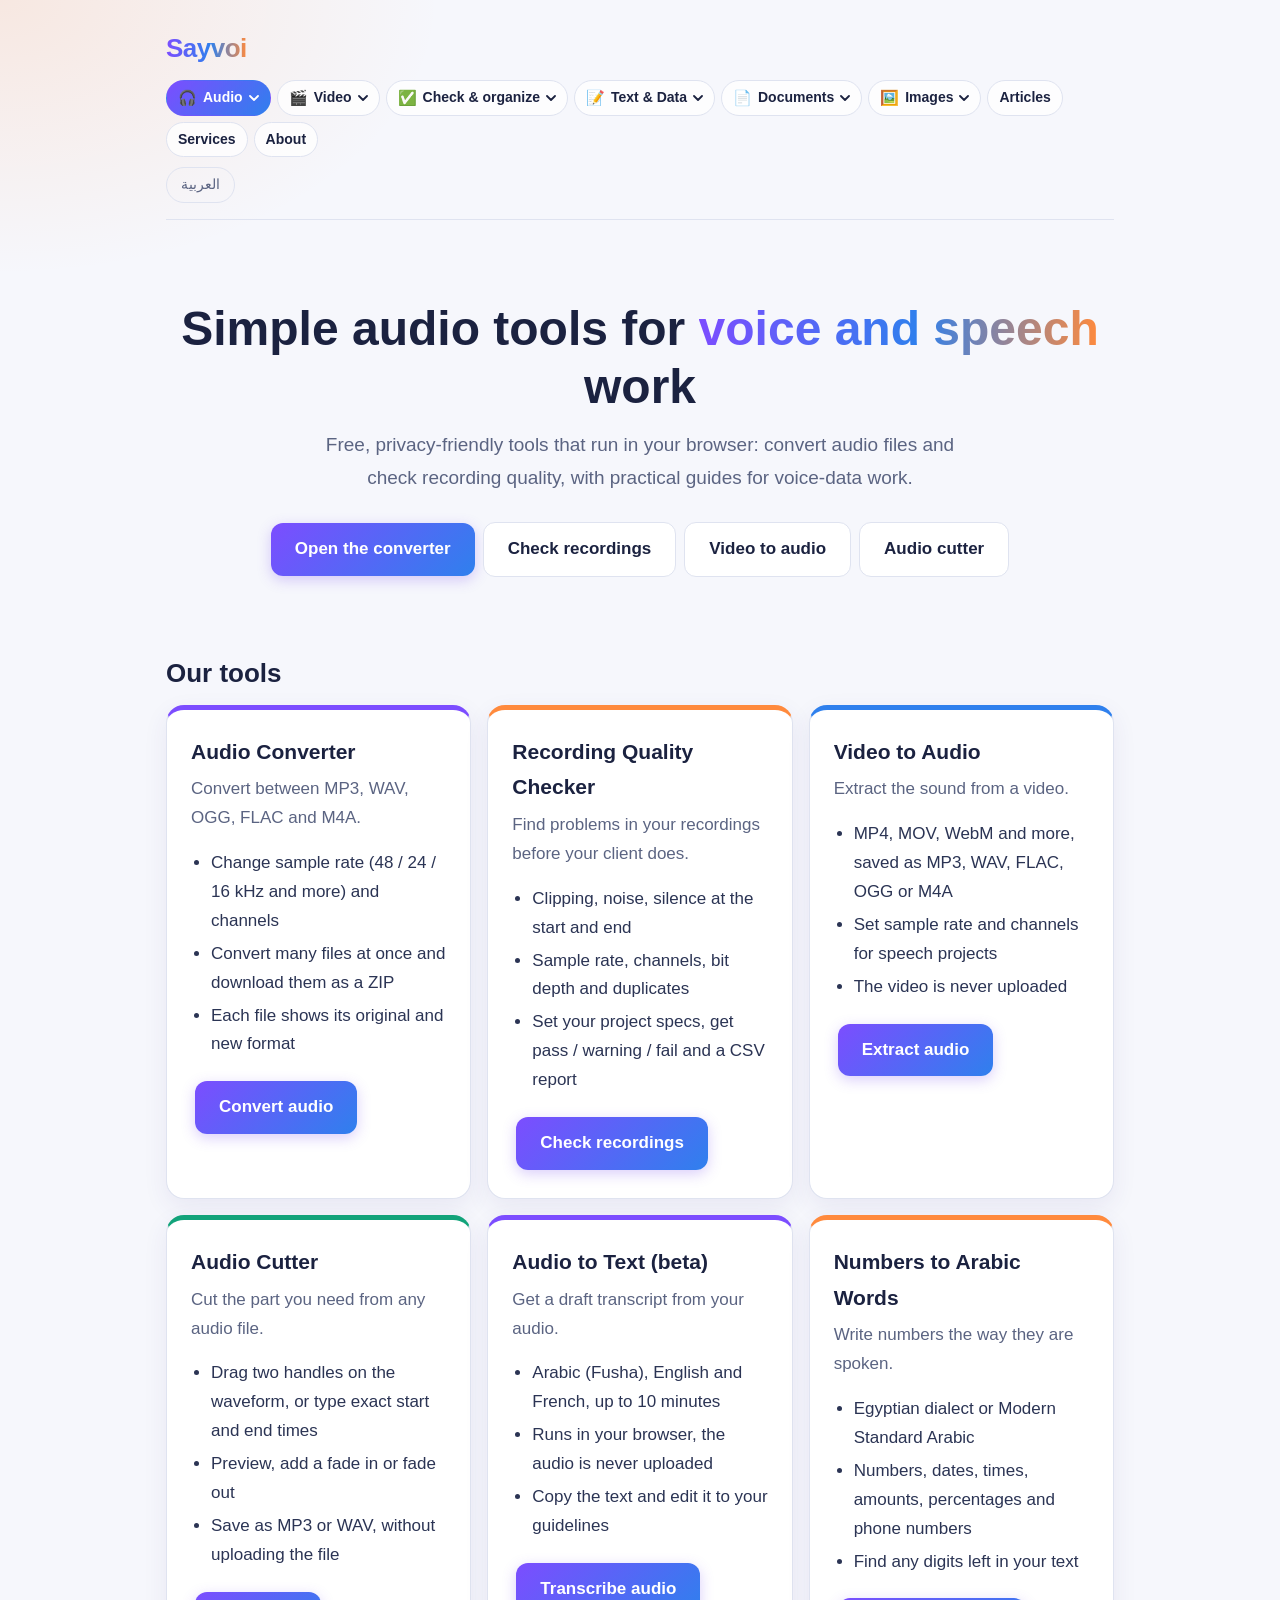
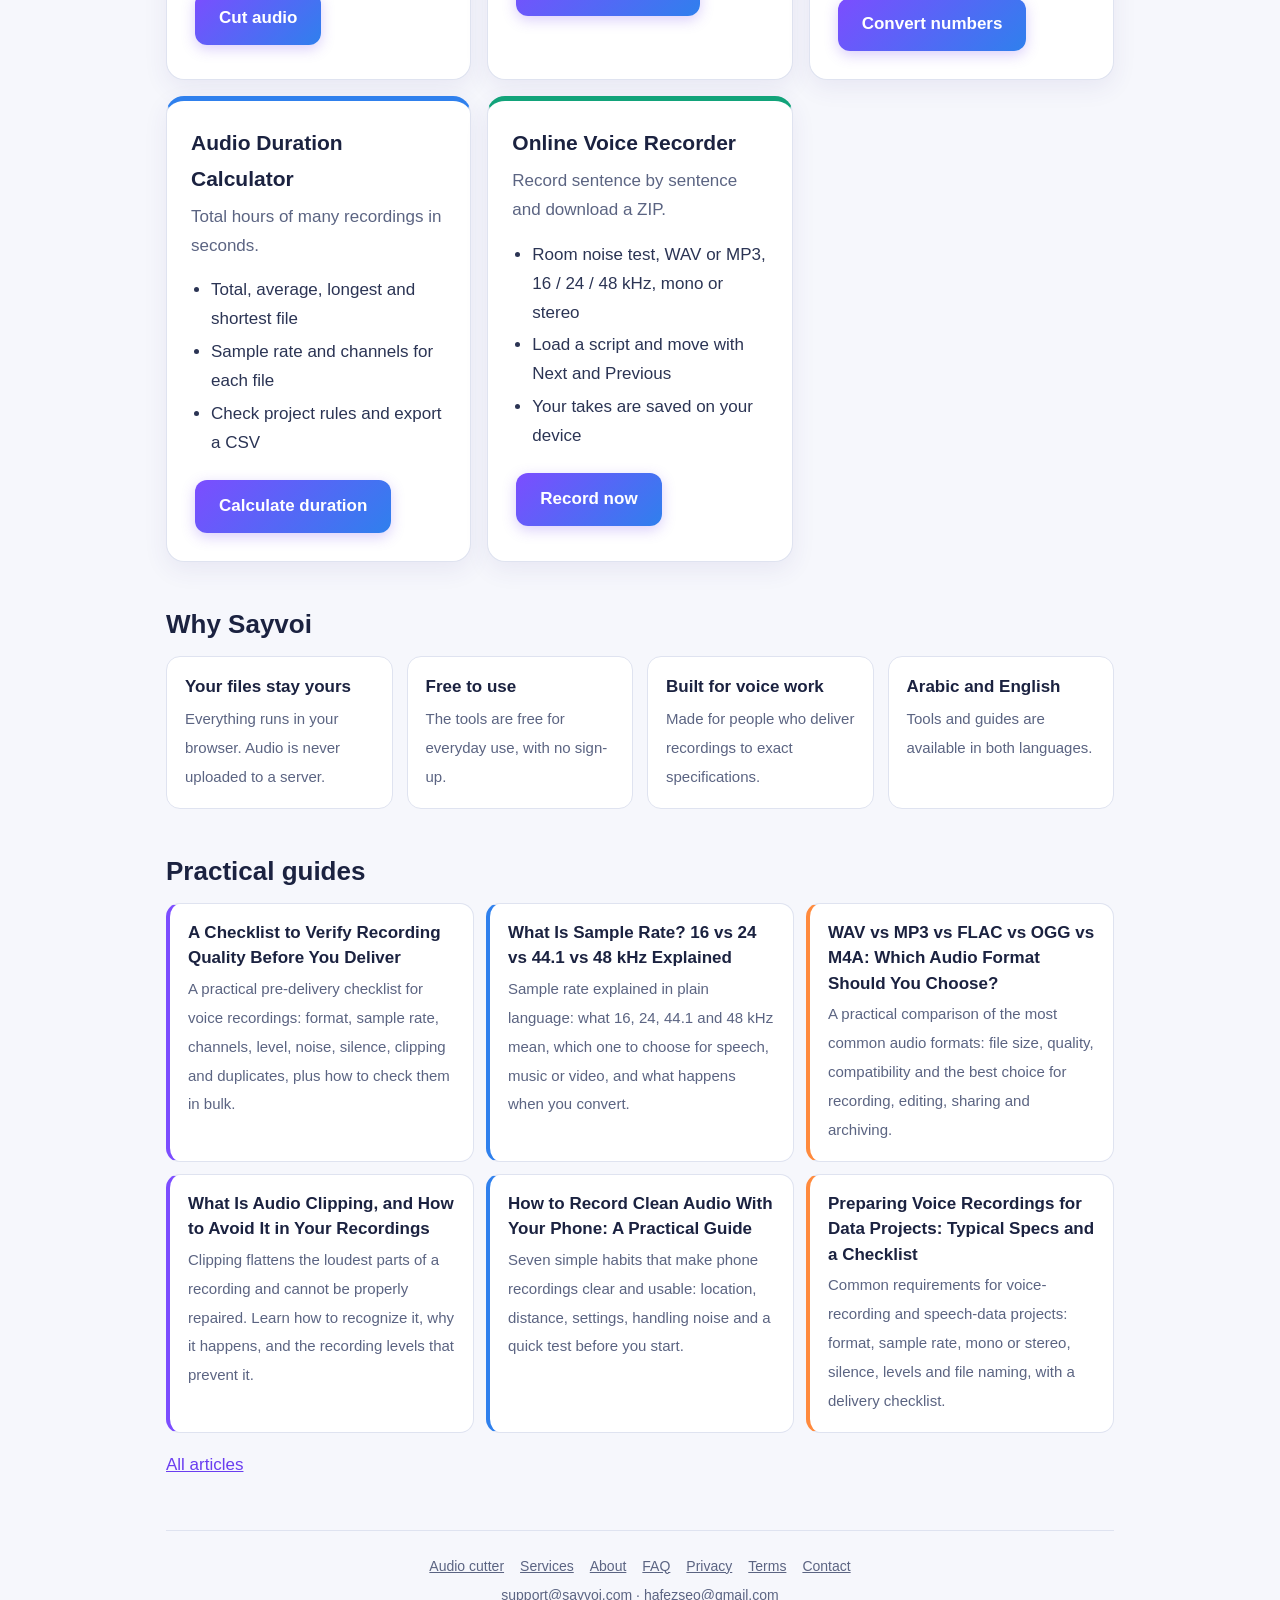
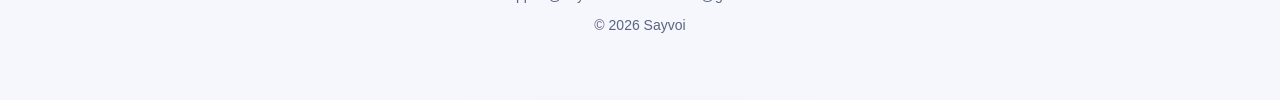
<file: index.html>
<!doctype html>
<html lang="en" dir="ltr">
<head>
<meta charset="utf-8">
<meta name="viewport" content="width=device-width, initial-scale=1">
<title>Sayvoi | Free Audio Tools for Voice and Speech Work</title>
<meta name="description" content="Sayvoi builds free, privacy-friendly audio tools that run in your browser: an audio converter, a recording quality checker, a video-to-audio extractor, an audio cutter, speech to text, numbers to Arabic words, an audio duration calculator and a voice recorder, with practical guides for voice-data work.">
<link rel="canonical" href="https://sayvoi.com/">
<meta property="og:type" content="website">
<meta property="og:site_name" content="Sayvoi">
<meta property="og:title" content="Sayvoi | Free Audio Tools for Voice and Speech Work">
<meta property="og:description" content="Free audio converter and recording quality checker. Your files never leave your device.">
<meta property="og:url" content="https://sayvoi.com/">
<meta property="og:image" content="https://sayvoi.com/og.png">
<meta name="twitter:card" content="summary_large_image">
<link rel="icon" href="data:image/svg+xml,%3Csvg xmlns=%27http://www.w3.org/2000/svg%27 viewBox=%270 0 64 64%27%3E%3Cdefs%3E%3ClinearGradient id=%27g%27 x1=%270%27 y1=%270%27 x2=%271%27 y2=%271%27%3E%3Cstop offset=%270%27 stop-color=%27%237c4dff%27/%3E%3Cstop offset=%271%27 stop-color=%27%23ff8a3d%27/%3E%3C/linearGradient%3E%3C/defs%3E%3Crect width=%2764%27 height=%2764%27 rx=%2716%27 fill=%27url(%23g)%27/%3E%3Ctext x=%2732%27 y=%2745%27 font-size=%2742%27 font-family=%27Arial%27 font-weight=%27900%27 fill=%27white%27 text-anchor=%27middle%27%3ES%3C/text%3E%3C/svg%3E">
<script type="application/ld+json">{"@context": "https://schema.org", "@graph": [{"@type": "Organization", "name": "Sayvoi", "url": "https://sayvoi.com/", "logo": "https://sayvoi.com/og.png", "email": "support@sayvoi.com"}, {"@type": "WebSite", "name": "Sayvoi", "url": "https://sayvoi.com/"}]}</script>
<style>
:root{--bg:#f6f7fc;--card:#fff;--ink:#1b2240;--muted:#5b6482;--accent:#6a3df0;--line:#dfe3f0;--grad:linear-gradient(135deg,#7c4dff,#2f80ed);--wm:linear-gradient(90deg,#7c4dff,#2f80ed 55%,#ff8a3d)}
*{box-sizing:border-box}
[hidden]{display:none!important}
body{margin:0;background:radial-gradient(900px 500px at 90% -10%,rgba(124,77,255,.16),transparent 60%),radial-gradient(800px 500px at 0% 0%,rgba(255,138,61,.14),transparent 55%),radial-gradient(900px 600px at 50% 110%,rgba(47,128,237,.12),transparent 60%),var(--bg);
 color:var(--ink);font-family:"Segoe UI",Roboto,Tahoma,"Noto Naskh Arabic",Arial,sans-serif;line-height:1.7;font-size:17px}
html[lang="ar"] body{line-height:1.9}
.wrap{max-width:980px;margin:0 auto;padding:20px 16px 56px}
a{color:var(--accent)}
nav.top{display:flex;gap:18px;align-items:center;flex-wrap:wrap;padding:6px 0 14px;border-bottom:1px solid var(--line)}
.brand{font-weight:900;font-size:26px;letter-spacing:-.5px;text-decoration:none;margin-inline-end:auto;background:var(--wm);-webkit-background-clip:text;background-clip:text;color:transparent;-webkit-text-fill-color:transparent;font-family:"Segoe UI",Roboto,Arial,sans-serif}
nav.top a.nl{text-decoration:none;color:var(--muted);font-size:15px}
nav.top a.nl:hover{color:var(--accent)}
.lang{background:transparent;color:var(--muted);border:1px solid var(--line);border-radius:999px;padding:5px 14px;cursor:pointer;font:inherit;font-size:14px}
.hero{text-align:center;padding:54px 0 30px}
h1{font-size:clamp(30px,6vw,48px);line-height:1.2;margin:0 0 14px}
h1 .g{background:var(--wm);-webkit-background-clip:text;background-clip:text;color:transparent;-webkit-text-fill-color:transparent}
.sub{color:var(--muted);max-width:640px;margin:0 auto 24px;font-size:19px}
.btn{display:inline-block;text-decoration:none;font-weight:700;border-radius:12px;padding:12px 24px;background:var(--grad);color:#fff;box-shadow:0 4px 14px rgba(106,61,240,.25);margin:4px}
.btn.sec{background:#fff;color:var(--ink);border:1px solid var(--line);box-shadow:none}
h2{font-size:26px;margin:46px 0 14px;line-height:1.3}
.grid{display:grid;grid-template-columns:repeat(auto-fit,minmax(260px,1fr));gap:16px}
.tool{background:#fff;border:1px solid var(--line);border-radius:18px;padding:24px;box-shadow:0 8px 24px rgba(60,50,140,.08)}
.tool h3{margin:0 0 6px;font-size:21px}
.tool p{color:var(--muted);margin:0 0 16px}
.tool ul{margin:0 0 18px;padding-inline-start:20px;color:#2b3454}
.tool li{margin:4px 0}
.t1{border-top:5px solid #7c4dff}.t2{border-top:5px solid #ff8a3d}.t3{border-top:5px solid #2f80ed}.t4{border-top:5px solid #12a37a}.t5{border-top:5px solid #7c4dff}.t6{border-top:5px solid #ff8a3d}.t7{border-top:5px solid #2f80ed}.t8{border-top:5px solid #12a37a}
.why{display:grid;grid-template-columns:repeat(auto-fit,minmax(210px,1fr));gap:14px}
.why div{background:#fff;border:1px solid var(--line);border-radius:14px;padding:16px 18px}
.why b{display:block;margin-bottom:4px}
.why span{color:var(--muted);font-size:15px}
.cards{display:grid;gap:12px;grid-template-columns:repeat(auto-fit,minmax(290px,1fr))}
.card{display:block;padding:16px 18px;background:#fff;border:1px solid var(--line);border-radius:14px;text-decoration:none;color:var(--ink);border-inline-start:4px solid #7c4dff}
.card:nth-child(3n+2){border-inline-start-color:#2f80ed}.card:nth-child(3n){border-inline-start-color:#ff8a3d}
.card:hover{box-shadow:0 6px 18px rgba(60,50,140,.12)}
.card b{display:block;margin-bottom:4px;line-height:1.5}
.card span{color:var(--muted);font-size:15px;line-height:1.6}
footer{margin-top:50px;padding-top:18px;border-top:1px solid var(--line);color:var(--muted);font-size:14px;text-align:center}
footer a{color:var(--muted);margin:0 8px}
footer p{margin:6px 0}
/* nav v2 */
nav.top,.top{gap:8px 8px;padding:4px 0 16px}
nav.top .brand,.top .brand{order:0;font-size:26px;margin-inline-end:auto}
nav.top .lang,.top .lang{order:1}
nav.top::before,.top::before{content:"";order:2;flex-basis:100%;height:0}
nav.top a:not(.brand),.top a.nl{order:2;font-size:14px;line-height:1.4;padding:5px 13px;border:1px solid var(--line);border-radius:99px;background:rgba(255,255,255,.7);color:var(--ink);white-space:nowrap;transition:background .15s,border-color .15s,color .15s}
nav.top a:not(.brand):hover,.top a.nl:hover{border-color:var(--accent);color:var(--accent);background:#fff}
nav.top a.on,.top a.nl.on{background:var(--grad);color:#fff;border-color:transparent;font-weight:700;padding:5px 14px}
nav.top a.on:hover,.top a.nl.on:hover{color:#fff}
@media (max-width:520px){nav.top a:not(.brand),.top a.nl{font-size:13px;padding:4px 11px}}
/* /nav v2 */
</style>
<link rel="stylesheet" href="/assets/nav.css?v=1">
<script src="/assets/nav.js?v=1" defer></script>
</head>
<body>
<div class="wrap">
<nav class="top"><a class="brand" href="/">Sayvoi</a>
<a class="nl" href="https://convert.sayvoi.com/" data-t="n1"></a><a class="nl" href="https://convert.sayvoi.com/check/" data-t="n2"></a><a class="nl" href="https://convert.sayvoi.com/video-to-audio/" data-t="n5"></a><a class="nl" href="https://convert.sayvoi.com/audio-cutter/" data-t="n7"></a><a class="nl" href="https://convert.sayvoi.com/speech-to-text/" data-t="n8"></a><a class="nl" href="https://convert.sayvoi.com/numbers-to-words/" data-t="n9"></a><a class="nl" href="https://convert.sayvoi.com/audio-duration/" data-t="n10"></a><a class="nl" href="https://convert.sayvoi.com/sentence-splitter/" data-t="n12"></a><a class="nl" href="https://convert.sayvoi.com/audio-renamer/" data-t="n13"></a><a class="nl" href="https://convert.sayvoi.com/audio-cleaner/" data-t="n14"></a><a class="nl" href="https://convert.sayvoi.com/audio-speed/" data-t="n15"></a><a class="nl" href="https://convert.sayvoi.com/voice-recorder/" data-t="n11"></a><a class="nl" href="/services/" data-t="n6"></a><a class="nl" href="https://convert.sayvoi.com/articles/" data-t="n3"></a><a class="nl" href="https://convert.sayvoi.com/about.html" data-t="n4"></a>
<button class="lang" id="langBtn" type="button">العربية</button></nav>

<section class="hero">
<h1 data-h="h1"></h1>
<p class="sub" data-t="sub"></p>
<a class="btn" href="https://convert.sayvoi.com/" data-t="b1"></a><a class="btn sec" href="https://convert.sayvoi.com/check/" data-t="b2"></a><a class="btn sec" href="https://convert.sayvoi.com/video-to-audio/" data-t="b3"></a><a class="btn sec" href="https://convert.sayvoi.com/audio-cutter/" data-t="b4"></a>
</section>

<h2 data-t="toolsH"></h2>
<div class="grid">
<div class="tool t1"><h3 data-t="c1t"></h3><p data-t="c1p"></p><ul data-ul="c1l"></ul><a class="btn" href="https://convert.sayvoi.com/" data-t="c1b"></a></div>
<div class="tool t2"><h3 data-t="c2t"></h3><p data-t="c2p"></p><ul data-ul="c2l"></ul><a class="btn" href="https://convert.sayvoi.com/check/" data-t="c2b"></a></div>
<div class="tool t3"><h3 data-t="c3t"></h3><p data-t="c3p"></p><ul data-ul="c3l"></ul><a class="btn" href="https://convert.sayvoi.com/video-to-audio/" data-t="c3b"></a></div>
<div class="tool t4"><h3 data-t="c4t"></h3><p data-t="c4p"></p><ul data-ul="c4l"></ul><a class="btn" href="https://convert.sayvoi.com/audio-cutter/" data-t="c4b"></a></div>
<div class="tool t5"><h3 data-t="c5t"></h3><p data-t="c5p"></p><ul data-ul="c5l"></ul><a class="btn" href="https://convert.sayvoi.com/speech-to-text/" data-t="c5b"></a></div>
<div class="tool t6"><h3 data-t="c6t"></h3><p data-t="c6p"></p><ul data-ul="c6l"></ul><a class="btn" href="https://convert.sayvoi.com/numbers-to-words/" data-t="c6b"></a></div>
<div class="tool t7"><h3 data-t="c7t"></h3><p data-t="c7p"></p><ul data-ul="c7l"></ul><a class="btn" href="https://convert.sayvoi.com/audio-duration/" data-t="c7b"></a></div>
<div class="tool t8"><h3 data-t="c8t"></h3><p data-t="c8p"></p><ul data-ul="c8l"></ul><a class="btn" href="https://convert.sayvoi.com/voice-recorder/" data-t="c8b"></a></div>
</div>

<h2 data-t="whyH"></h2>
<div class="why">
<div><b data-t="w1t"></b><span data-t="w1p"></span></div>
<div><b data-t="w2t"></b><span data-t="w2p"></span></div>
<div><b data-t="w3t"></b><span data-t="w3p"></span></div>
<div><b data-t="w4t"></b><span data-t="w4p"></span></div>
</div>

<h2 data-t="guidesH"></h2>
<div class="cards" data-lang="en"><a class="card" href="https://convert.sayvoi.com/articles/en/check-recording-quality-before-delivery.html"><b>A Checklist to Verify Recording Quality Before You Deliver</b><span>A practical pre-delivery checklist for voice recordings: format, sample rate, channels, level, noise, silence, clipping and duplicates, plus how to check them in bulk.</span></a><a class="card" href="https://convert.sayvoi.com/articles/en/sample-rate-16-24-48-khz.html"><b>What Is Sample Rate? 16 vs 24 vs 44.1 vs 48 kHz Explained</b><span>Sample rate explained in plain language: what 16, 24, 44.1 and 48 kHz mean, which one to choose for speech, music or video, and what happens when you convert.</span></a><a class="card" href="https://convert.sayvoi.com/articles/en/wav-vs-mp3-vs-flac.html"><b>WAV vs MP3 vs FLAC vs OGG vs M4A: Which Audio Format Should You Choose?</b><span>A practical comparison of the most common audio formats: file size, quality, compatibility and the best choice for recording, editing, sharing and archiving.</span></a><a class="card" href="https://convert.sayvoi.com/articles/en/audio-clipping-distortion.html"><b>What Is Audio Clipping, and How to Avoid It in Your Recordings</b><span>Clipping flattens the loudest parts of a recording and cannot be properly repaired. Learn how to recognize it, why it happens, and the recording levels that prevent it.</span></a><a class="card" href="https://convert.sayvoi.com/articles/en/record-clean-audio-phone.html"><b>How to Record Clean Audio With Your Phone: A Practical Guide</b><span>Seven simple habits that make phone recordings clear and usable: location, distance, settings, handling noise and a quick test before you start.</span></a><a class="card" href="https://convert.sayvoi.com/articles/en/voice-data-recording-specs.html"><b>Preparing Voice Recordings for Data Projects: Typical Specs and a Checklist</b><span>Common requirements for voice-recording and speech-data projects: format, sample rate, mono or stereo, silence, levels and file naming, with a delivery checklist.</span></a></div>
<div class="cards" data-lang="ar" hidden dir="rtl"><a class="card" href="https://convert.sayvoi.com/articles/ar/check-recording-quality-before-delivery.html"><b>قائمة تحقق من جودة التسجيلات الصوتية قبل التسليم</b><span>قائمة عملية قبل تسليم التسجيلات الصوتية: الصيغة ومعدل العينة والقنوات والمستوى والضوضاء والصمت والتشويه والتكرار، وكيف تفحصها بالجملة.</span></a><a class="card" href="https://convert.sayvoi.com/articles/ar/sample-rate-16-24-48-khz.html"><b>ما هو معدل العينة؟ شرح 16 و24 و44.1 و48 كيلوهرتز</b><span>شرح معدل العينة بلغة بسيطة: ماذا تعني 16 و24 و44.1 و48 كيلوهرتز، وأيها تختار للكلام أو الموسيقى أو الفيديو، وماذا يحدث عند التحويل.</span></a><a class="card" href="https://convert.sayvoi.com/articles/ar/wav-vs-mp3-vs-flac.html"><b>WAV أم MP3 أم FLAC أم OGG أم M4A: أي صيغة صوتية تختار؟</b><span>مقارنة عملية بين أشهر الصيغ الصوتية: الحجم والجودة والتوافق، وأفضل اختيار للتسجيل والمونتاج والمشاركة والأرشفة.</span></a><a class="card" href="https://convert.sayvoi.com/articles/ar/audio-clipping-distortion.html"><b>ما هو التشويه (Clipping) في الصوت وكيف تتجنبه في تسجيلاتك</b><span>التشويه يسطّح أعلى أجزاء التسجيل ولا يمكن إصلاحه فعليًا. تعرّف على علاماته وأسبابه ومستويات التسجيل التي تمنعه.</span></a><a class="card" href="https://convert.sayvoi.com/articles/ar/record-clean-audio-phone.html"><b>كيف تسجّل صوتًا نظيفًا بهاتفك: دليل عملي</b><span>سبع عادات بسيطة تجعل تسجيلات الهاتف واضحة وصالحة للاستعمال: المكان والمسافة والإعدادات والضوضاء وتجربة قصيرة قبل البدء.</span></a><a class="card" href="https://convert.sayvoi.com/articles/ar/voice-data-recording-specs.html"><b>تجهيز التسجيلات الصوتية لمشاريع البيانات: المواصفات المعتادة وقائمة تحقق</b><span>المتطلبات الشائعة لمشاريع تسجيل الصوت وبيانات الكلام: الصيغة ومعدل العينة ومونو أو ستيريو والصمت والمستويات وتسمية الملفات، مع قائمة تحقق قبل التسليم.</span></a></div>
<p style="margin-top:18px"><a href="https://convert.sayvoi.com/articles/" data-t="all"></a></p>

<footer>
<p><a href="https://convert.sayvoi.com/audio-cutter/" data-t="n7"></a><a href="/services/" data-t="n6"></a><a href="https://convert.sayvoi.com/about.html" data-t="n4"></a><a href="https://convert.sayvoi.com/faq.html" data-t="f1"></a><a href="https://convert.sayvoi.com/privacy.html" data-t="f2"></a><a href="https://convert.sayvoi.com/terms.html" data-t="f3"></a><a href="https://convert.sayvoi.com/contact.html" data-t="f4"></a></p>
<p>support@sayvoi.com · hafezseo@gmail.com</p>
<p>© 2026 Sayvoi</p>
</footer>
</div>
<script>
(function(){
  var T = {
    en: {
      n1:"Converter", n2:"Quality checker", n3:"Articles", n4:"About", n5:"Video to audio", n6:"Services", n7:"Audio cutter", f1:"FAQ", f2:"Privacy", f3:"Terms", f4:"Contact",
      sub:"Free, privacy-friendly tools that run in your browser: convert audio files and check recording quality, with practical guides for voice-data work.",
      b1:"Open the converter", b2:"Check recordings", b3:"Video to audio", b4:"Audio cutter",
      toolsH:"Our tools",
      c1t:"Audio Converter", c1p:"Convert between MP3, WAV, OGG, FLAC and M4A.", c1l:["Change sample rate (48 / 24 / 16 kHz and more) and channels","Convert many files at once and download them as a ZIP","Each file shows its original and new format"], c1b:"Convert audio",
      c2t:"Recording Quality Checker", c2p:"Find problems in your recordings before your client does.", c2l:["Clipping, noise, silence at the start and end","Sample rate, channels, bit depth and duplicates","Set your project specs, get pass / warning / fail and a CSV report"], c2b:"Check recordings",
      c3t:"Video to Audio", c3p:"Extract the sound from a video.", c3l:["MP4, MOV, WebM and more, saved as MP3, WAV, FLAC, OGG or M4A","Set sample rate and channels for speech projects","The video is never uploaded"], c3b:"Extract audio",
      c4t:"Audio Cutter", c4p:"Cut the part you need from any audio file.", c4l:["Drag two handles on the waveform, or type exact start and end times","Preview, add a fade in or fade out","Save as MP3 or WAV, without uploading the file"], c4b:"Cut audio",
      n8:"Speech to text", n9:"Numbers to words", n10:"Audio duration", n11:"Voice recorder", n12:"Sentence splitter", n13:"Batch renamer", n14:"Audio cleaner",n15:"Speed changer",
      c5t:"Audio to Text (beta)", c5p:"Get a draft transcript from your audio.", c5l:["Arabic (Fusha), English and French, up to 10 minutes","Runs in your browser, the audio is never uploaded","Copy the text and edit it to your guidelines"], c5b:"Transcribe audio",
      c6t:"Numbers to Arabic Words", c6p:"Write numbers the way they are spoken.", c6l:["Egyptian dialect or Modern Standard Arabic","Numbers, dates, times, amounts, percentages and phone numbers","Find any digits left in your text"], c6b:"Convert numbers",
      c7t:"Audio Duration Calculator", c7p:"Total hours of many recordings in seconds.", c7l:["Total, average, longest and shortest file","Sample rate and channels for each file","Check project rules and export a CSV"], c7b:"Calculate duration",
      c8t:"Online Voice Recorder", c8p:"Record sentence by sentence and download a ZIP.", c8l:["Room noise test, WAV or MP3, 16 / 24 / 48 kHz, mono or stereo","Load a script and move with Next and Previous","Your takes are saved on your device"], c8b:"Record now",
      whyH:"Why Sayvoi",
      w1t:"Your files stay yours", w1p:"Everything runs in your browser. Audio is never uploaded to a server.",
      w2t:"Free to use", w2p:"The tools are free for everyday use, with no sign-up.",
      w3t:"Built for voice work", w3p:"Made for people who deliver recordings to exact specifications.",
      w4t:"Arabic and English", w4p:"Tools and guides are available in both languages.",
      guidesH:"Practical guides", all:"All articles"
    },
    ar: {
      n1:"المحوّل", n2:"فاحص الجودة", n3:"المقالات", n4:"عن الموقع", n5:"فيديو إلى صوت", n6:"الخدمات", n7:"قص الصوت", f1:"الأسئلة الشائعة", f2:"الخصوصية", f3:"الشروط", f4:"اتصل بنا",
      sub:"أدوات مجانية تحترم الخصوصية وتعمل داخل متصفحك: حوّل الملفات الصوتية وافحص جودة التسجيلات، مع أدلة عملية للعاملين في بيانات الصوت.",
      b1:"افتح المحوّل", b2:"افحص التسجيلات", b3:"استخرج الصوت من فيديو", b4:"قص الصوت",
      toolsH:"أدواتنا",
      c1t:"محوّل الصوت", c1p:"حوّل بين MP3 وWAV وOGG وFLAC وM4A.", c1l:["غيّر معدل العينة (48 / 24 / 16 kHz وغيرها) والقنوات","حوّل عدة ملفات معًا ونزّلها في ملف ZIP","يعرض كل ملف صيغته الأصلية والجديدة"], c1b:"حوّل الصوت",
      c2t:"فاحص جودة التسجيلات", c2p:"اكتشف مشكلات تسجيلاتك قبل أن يكتشفها عميلك.", c2l:["التشويه والضوضاء والصمت في البداية والنهاية","معدل العينة والقنوات وعمق البت والتكرار","حدّد مواصفات مشروعك لتحصل على سليم / تنبيه / مرفوض وتقرير CSV"], c2b:"افحص التسجيلات",
      c3t:"الفيديو إلى صوت", c3p:"استخرج الصوت من فيديو.", c3l:["MP4 وMOV وWebM وغيرها، بصيغة MP3 أو WAV أو FLAC أو OGG أو M4A","اضبط معدل العينة والقنوات لمشاريع الكلام","لا يُرفع الفيديو أبدًا"], c3b:"استخرج الصوت",
      c4t:"قص الصوت", c4p:"اقطع الجزء الذي تحتاجه من أي ملف صوتي.", c4l:["اسحب مقبضين على شكل الموجة، أو اكتب وقتي البداية والنهاية بدقة","استمع للمقطع وأضف تلاشيًا في البداية أو النهاية","احفظه MP3 أو WAV دون رفع الملف"], c4b:"قص الصوت",
      n8:"الصوت إلى نص", n9:"الأرقام بالحروف", n10:"مدة الملفات", n11:"مسجّل الصوت", n12:"مقسّم الجمل", n13:"إعادة التسمية", n14:"منظّف الصوت",n15:"تغيير السرعة",
      c5t:"الصوت إلى نص (بيتا)", c5p:"احصل على مسودة تفريغ من صوتك.", c5l:["فصحى وإنجليزي وفرنسي، حتى 10 دقائق","يعمل داخل متصفحك ولا يُرفع الصوت أبدًا","انسخ النص وعدّله حسب إرشاداتك"], c5b:"فرّغ الصوت",
      c6t:"الأرقام بالحروف العربية", c6p:"اكتب الأرقام كما تُنطق.", c6l:["باللهجة المصرية أو الفصحى","الأرقام والتواريخ والأوقات والمبالغ والنسب وأرقام الهاتف","اكتشف أي أرقام بقيت في نصك"], c6b:"حوّل الأرقام",
      c7t:"حاسبة مدة الملفات الصوتية", c7p:"إجمالي ساعات عشرات التسجيلات في ثوانٍ.", c7l:["الإجمالي والمتوسط وأطول وأقصر ملف","معدل العينة والقنوات لكل ملف","افحص شروط المشروع وصدّر CSV"], c7b:"احسب المدة",
      c8t:"مسجّل الصوت أونلاين", c8p:"سجّل جملة بجملة ونزّل ملف ZIP.", c8l:["اختبار ضوضاء، WAV أو MP3، 16 / 24 / 48 kHz، مونو أو ستيريو","ارفع نصًا وتنقّل بزرّي التالي والسابق","تسجيلاتك محفوظة على جهازك"], c8b:"سجّل الآن",
      whyH:"لماذا Sayvoi",
      w1t:"ملفاتك تبقى لك", w1p:"كل شيء يعمل داخل متصفحك، ولا يُرفع الصوت إلى أي خادم.",
      w2t:"مجاني", w2p:"الأدوات مجانية للاستعمال اليومي دون تسجيل.",
      w3t:"مصمم للعمل الصوتي", w3p:"لمن يسلّمون تسجيلات وفق مواصفات دقيقة.",
      w4t:"عربي وإنجليزي", w4p:"الأدوات والمقالات متاحة باللغتين.",
      guidesH:"أدلة عملية", all:"كل المقالات"
    }
  };
  var H = { en:'Simple audio tools for <span class="g">voice and speech</span> work', ar:'أدوات صوتية بسيطة لـ<span class="g">العمل مع الصوت والكلام</span>' };
  var lang = "en"; try{ var v = localStorage.getItem("lang"); if (v === "ar" || v === "en") lang = v; }catch(e){}
  function apply(){
    var t = T[lang];
    document.documentElement.lang = lang; document.documentElement.dir = lang === "ar" ? "rtl" : "ltr";
    document.title = lang === "ar" ? "Sayvoi | أدوات صوتية مجانية للعمل مع الصوت والكلام" : "Sayvoi | Free Audio Tools for Voice and Speech Work";
    Array.prototype.forEach.call(document.querySelectorAll("[data-t]"), function(e){ e.textContent = t[e.getAttribute("data-t")]; });
    Array.prototype.forEach.call(document.querySelectorAll("[data-h]"), function(e){ e.innerHTML = H[lang]; });
    Array.prototype.forEach.call(document.querySelectorAll("[data-ul]"), function(e){ e.innerHTML = t[e.getAttribute("data-ul")].map(function(x){ return "<li>"+x+"</li>"; }).join(""); });
    Array.prototype.forEach.call(document.querySelectorAll("[data-lang]"), function(e){ e.hidden = e.getAttribute("data-lang") !== lang; });
    document.getElementById("langBtn").textContent = lang === "ar" ? "English" : "العربية";
  }
  document.getElementById("langBtn").addEventListener("click", function(){ lang = lang === "ar" ? "en" : "ar"; try{ localStorage.setItem("lang", lang); }catch(e){} apply(); });
  apply();
})();
</script>
</body>
</html>
</file>
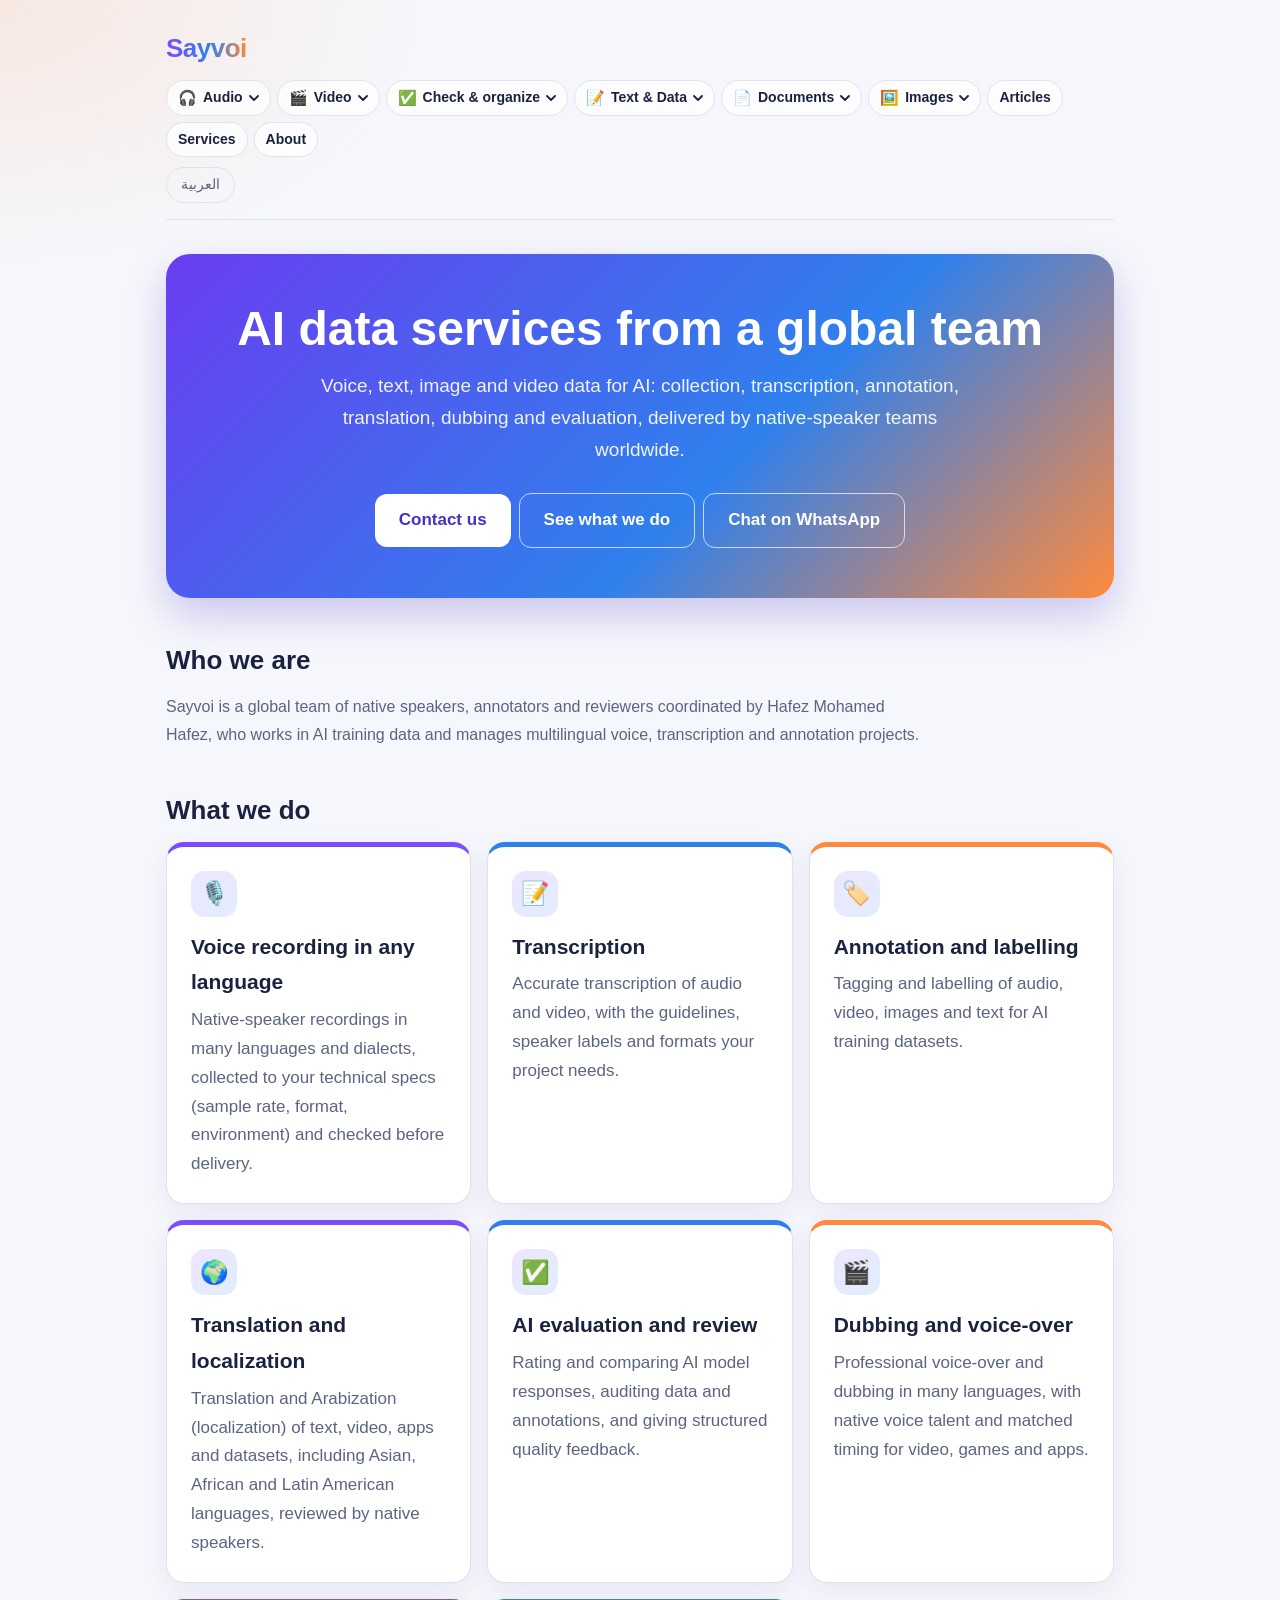
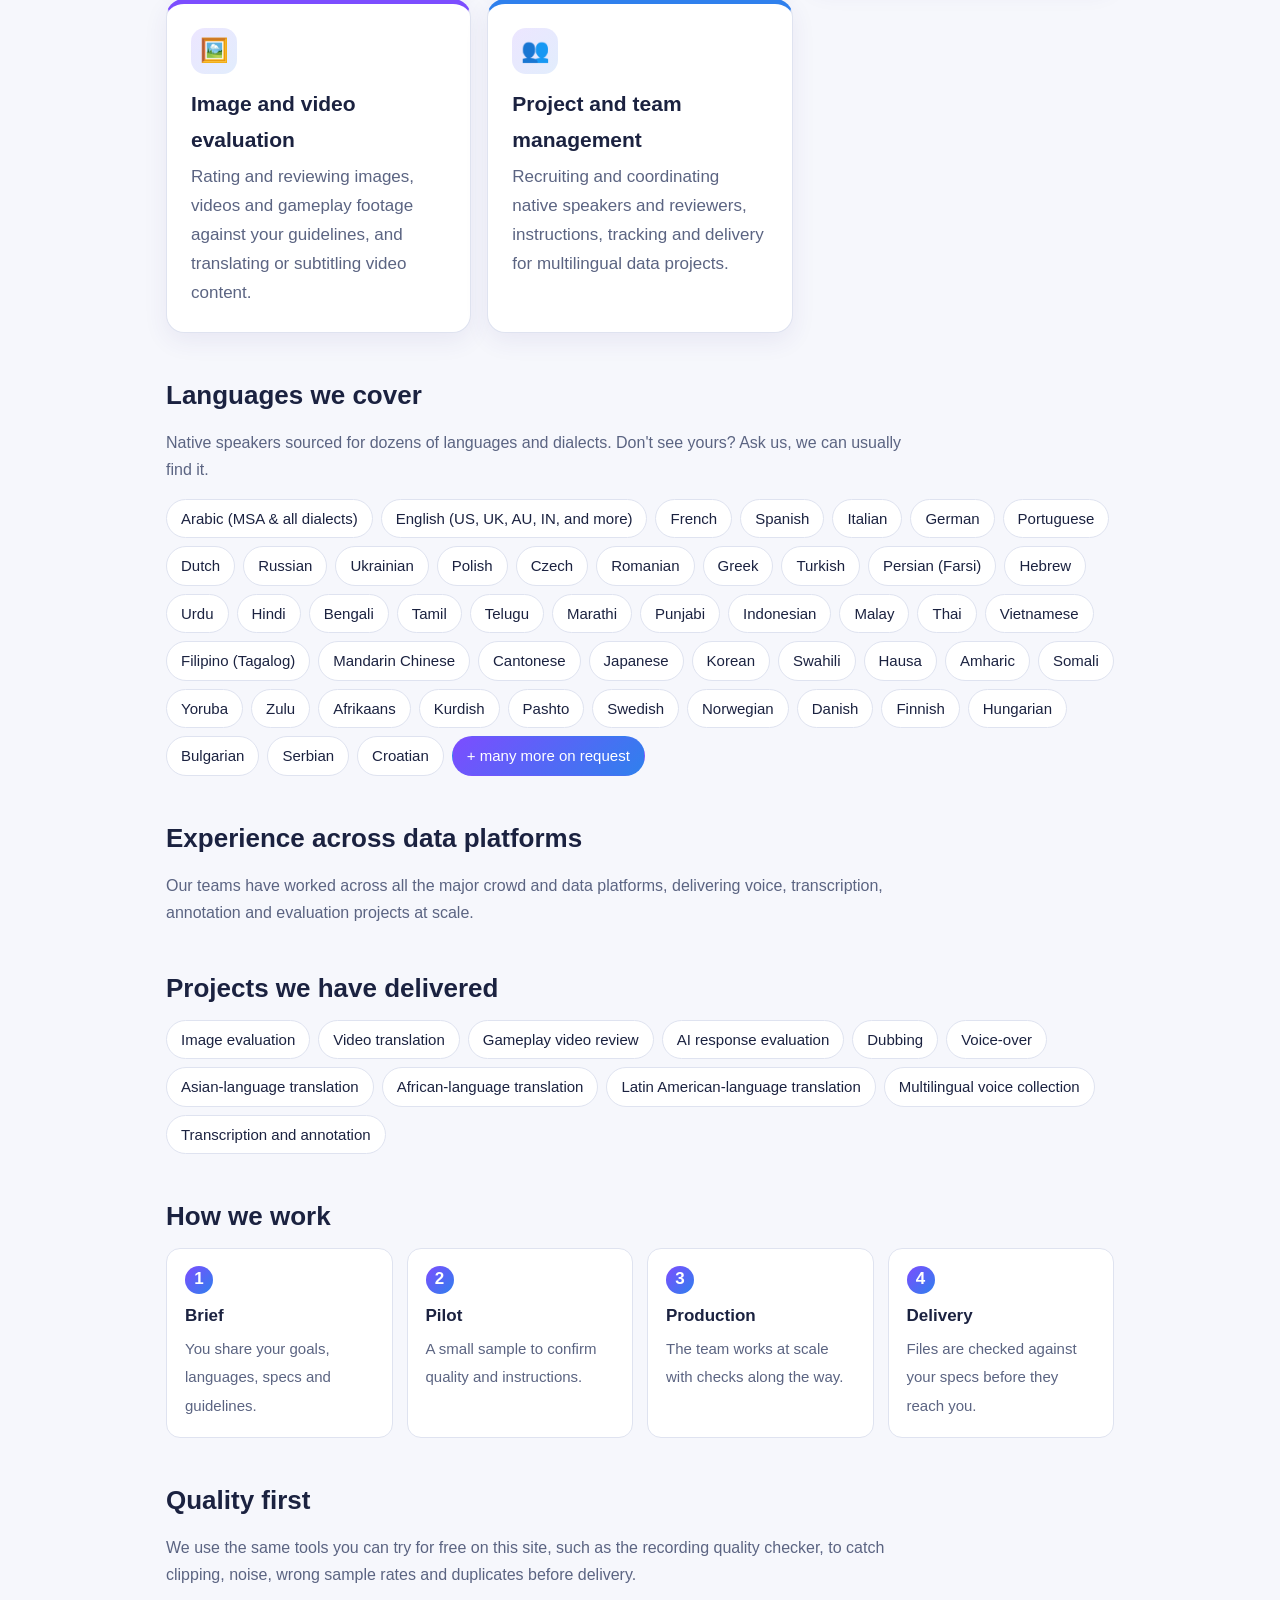
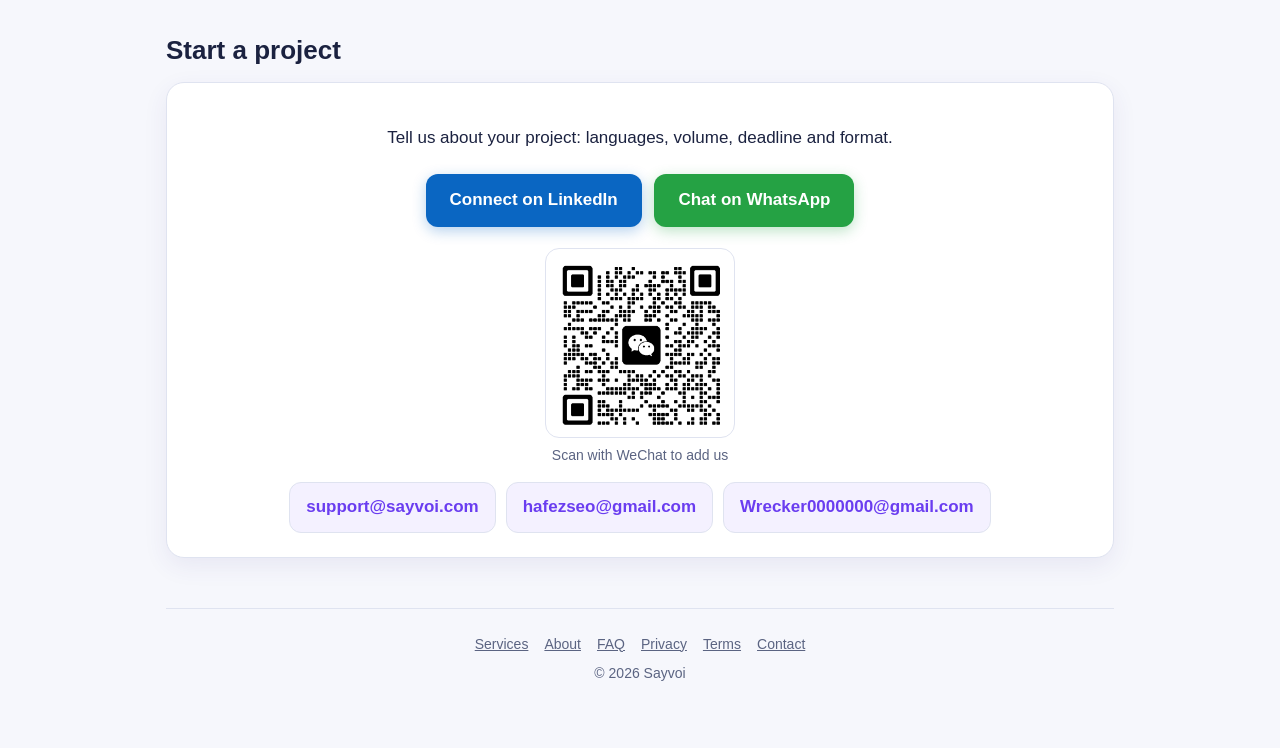
<file: services/index.html>
<!doctype html>
<html lang="en" dir="ltr">
<head>
<meta charset="utf-8">
<meta name="viewport" content="width=device-width, initial-scale=1">
<title>AI Data Services | Sayvoi</title>
<meta name="description" content="A global team for AI data work: multilingual voice recording, transcription, annotation, translation and localization, and AI evaluation and review.">
<link rel="canonical" href="https://sayvoi.com/services/">
<meta property="og:type" content="website"><meta property="og:site_name" content="Sayvoi">
<meta property="og:title" content="AI Data Services | Sayvoi">
<meta property="og:description" content="Voice, transcription, annotation, translation and AI evaluation by native-speaker teams.">
<meta property="og:url" content="https://sayvoi.com/services/"><meta property="og:image" content="https://sayvoi.com/og.png">
<meta name="twitter:card" content="summary_large_image">
<link rel="icon" href="data:image/svg+xml,%3Csvg xmlns=%27http://www.w3.org/2000/svg%27 viewBox=%270 0 64 64%27%3E%3Cdefs%3E%3ClinearGradient id=%27g%27 x1=%270%27 y1=%270%27 x2=%271%27 y2=%271%27%3E%3Cstop offset=%270%27 stop-color=%27%237c4dff%27/%3E%3Cstop offset=%271%27 stop-color=%27%23ff8a3d%27/%3E%3C/linearGradient%3E%3C/defs%3E%3Crect width=%2764%27 height=%2764%27 rx=%2716%27 fill=%27url(%23g)%27/%3E%3Ctext x=%2732%27 y=%2745%27 font-size=%2742%27 font-family=%27Arial%27 font-weight=%27900%27 fill=%27white%27 text-anchor=%27middle%27%3ES%3C/text%3E%3C/svg%3E">
<script type="application/ld+json">{"@context": "https://schema.org", "@type": "ProfessionalService", "name": "Sayvoi AI Data Services", "url": "https://sayvoi.com/services/", "description": "A global team for AI data work: multilingual voice recording, transcription, annotation, translation and localization, and AI evaluation and review.", "email": "support@sayvoi.com", "founder": {"@type": "Person", "name": "Hafez Mohamed Hafez", "sameAs": ["https://www.linkedin.com/in/hafez-hafez-434914329"]}, "areaServed": "Worldwide", "knowsLanguage": ["Arabic", "English", "French", "Spanish", "Italian"]}</script>
<style>
:root{--bg:#f6f7fc;--card:#fff;--ink:#1b2240;--muted:#5b6482;--accent:#6a3df0;--line:#dfe3f0;--grad:linear-gradient(135deg,#7c4dff,#2f80ed);--wm:linear-gradient(90deg,#7c4dff,#2f80ed 55%,#ff8a3d)}
*{box-sizing:border-box}
[hidden]{display:none!important}
body{margin:0;background:radial-gradient(900px 500px at 90% -10%,rgba(124,77,255,.16),transparent 60%),radial-gradient(800px 500px at 0% 0%,rgba(255,138,61,.14),transparent 55%),radial-gradient(900px 600px at 50% 110%,rgba(47,128,237,.12),transparent 60%),var(--bg);
 color:var(--ink);font-family:"Segoe UI",Roboto,Tahoma,"Noto Naskh Arabic",Arial,sans-serif;line-height:1.7;font-size:17px}
html[lang="ar"] body{line-height:1.9}
.wrap{max-width:980px;margin:0 auto;padding:20px 16px 56px}
a{color:var(--accent)}
nav.top{display:flex;gap:18px;align-items:center;flex-wrap:wrap;padding:6px 0 14px;border-bottom:1px solid var(--line)}
.brand{font-weight:900;font-size:26px;letter-spacing:-.5px;text-decoration:none;margin-inline-end:auto;background:var(--wm);-webkit-background-clip:text;background-clip:text;color:transparent;-webkit-text-fill-color:transparent;font-family:"Segoe UI",Roboto,Arial,sans-serif}
nav.top a.nl{text-decoration:none;color:var(--muted);font-size:15px}
nav.top a.nl:hover{color:var(--accent)}
.lang{background:transparent;color:var(--muted);border:1px solid var(--line);border-radius:999px;padding:5px 14px;cursor:pointer;font:inherit;font-size:14px}
.hero{text-align:center;padding:54px 0 30px}
h1{font-size:clamp(30px,6vw,48px);line-height:1.2;margin:0 0 14px}
h1 .g{background:var(--wm);-webkit-background-clip:text;background-clip:text;color:transparent;-webkit-text-fill-color:transparent}
.sub{color:var(--muted);max-width:640px;margin:0 auto 24px;font-size:19px}
.btn{display:inline-block;text-decoration:none;font-weight:700;border-radius:12px;padding:12px 24px;background:var(--grad);color:#fff;box-shadow:0 4px 14px rgba(106,61,240,.25);margin:4px}
.btn.sec{background:#fff;color:var(--ink);border:1px solid var(--line);box-shadow:none}
h2{font-size:26px;margin:46px 0 14px;line-height:1.3}
.grid{display:grid;grid-template-columns:repeat(auto-fit,minmax(260px,1fr));gap:16px}
.tool{background:#fff;border:1px solid var(--line);border-radius:18px;padding:24px;box-shadow:0 8px 24px rgba(60,50,140,.08)}
.tool h3{margin:0 0 6px;font-size:21px}
.tool p{color:var(--muted);margin:0 0 16px}
.tool ul{margin:0 0 18px;padding-inline-start:20px;color:#2b3454}
.tool li{margin:4px 0}
.t1{border-top:5px solid #7c4dff}.t2{border-top:5px solid #ff8a3d}.t3{border-top:5px solid #2f80ed}
.why{display:grid;grid-template-columns:repeat(auto-fit,minmax(210px,1fr));gap:14px}
.why div{background:#fff;border:1px solid var(--line);border-radius:14px;padding:16px 18px}
.why b{display:block;margin-bottom:4px}
.why span{color:var(--muted);font-size:15px}
.cards{display:grid;gap:12px;grid-template-columns:repeat(auto-fit,minmax(290px,1fr))}
.card{display:block;padding:16px 18px;background:#fff;border:1px solid var(--line);border-radius:14px;text-decoration:none;color:var(--ink);border-inline-start:4px solid #7c4dff}
.card:nth-child(3n+2){border-inline-start-color:#2f80ed}.card:nth-child(3n){border-inline-start-color:#ff8a3d}
.card:hover{box-shadow:0 6px 18px rgba(60,50,140,.12)}
.card b{display:block;margin-bottom:4px;line-height:1.5}
.card span{color:var(--muted);font-size:15px;line-height:1.6}
footer{margin-top:50px;padding-top:18px;border-top:1px solid var(--line);color:var(--muted);font-size:14px;text-align:center}
footer a{color:var(--muted);margin:0 8px}
footer p{margin:6px 0}

.svc{display:grid;grid-template-columns:repeat(auto-fit,minmax(290px,1fr));gap:16px}
.svc .tool{border-top:5px solid #7c4dff}.svc .tool:nth-child(3n+2){border-top-color:#2f80ed}.svc .tool:nth-child(3n){border-top-color:#ff8a3d}
.svc .tool p{margin:0}
.steps{counter-reset:s;display:grid;grid-template-columns:repeat(auto-fit,minmax(220px,1fr));gap:14px}
.steps div{background:#fff;border:1px solid var(--line);border-radius:14px;padding:16px 18px;counter-increment:s}
.steps div:before{content:counter(s);display:inline-flex;width:28px;height:28px;border-radius:50%;background:var(--grad);color:#fff;align-items:center;justify-content:center;font-weight:700;margin-bottom:8px}
.steps b{display:block;margin-bottom:4px}.steps span{color:var(--muted);font-size:15px}
.contact{background:#fff;border:1px solid var(--line);border-radius:18px;padding:24px;text-align:center;box-shadow:0 8px 24px rgba(60,50,140,.08)}
.note{color:var(--muted);font-size:16px;max-width:760px}
.band{margin:34px 0 0;border-radius:24px;padding:46px 22px;text-align:center;color:#fff;background:linear-gradient(135deg,#6a3df0,#2f80ed 60%,#ff8a3d);box-shadow:0 18px 40px rgba(80,60,200,.25)}
.band h1{color:#fff;margin:0 0 12px}.band .sub{color:rgba(255,255,255,.92);margin-bottom:22px}
.band .btn{background:#fff;color:#4a2fc4;box-shadow:none}.band .btn.sec{background:transparent;color:#fff;border:1px solid rgba(255,255,255,.7)}
.ico{width:46px;height:46px;border-radius:14px;display:flex;align-items:center;justify-content:center;font-size:23px;margin-bottom:12px;background:linear-gradient(135deg,rgba(124,77,255,.14),rgba(47,128,237,.14))}
.chips{display:flex;flex-wrap:wrap;gap:8px}
.chips span{background:#fff;border:1px solid var(--line);border-radius:999px;padding:6px 14px;font-size:15px}
.chips span.more{background:var(--grad);color:#fff;border-color:transparent}
.plats{display:flex;flex-wrap:wrap;gap:12px}
.plats span{background:#fff;border:1px solid var(--line);border-radius:14px;padding:14px 22px;font-weight:800;font-size:18px;letter-spacing:.2px;background-image:linear-gradient(#fff,#fff)}
.btn.wa{background:#25a244;box-shadow:0 4px 14px rgba(37,162,68,.3)}
.btn.li{background:#0a66c2;box-shadow:0 4px 14px rgba(10,102,194,.3)}
.wx{display:flex;flex-direction:column;align-items:center;gap:6px;margin:14px 0}
.wx img{border:1px solid var(--line);border-radius:14px;background:#fff;padding:6px}
.wx span{color:var(--muted);font-size:14px}
.fine{color:var(--muted);font-size:13px;margin-top:10px}
.contact .mails{display:flex;flex-wrap:wrap;gap:10px;justify-content:center;margin-top:6px}
.contact .mails a{background:#f4f1ff;border:1px solid var(--line);border-radius:12px;padding:10px 16px;text-decoration:none;font-weight:600}
/* nav v2 */
nav.top,.top{gap:8px 8px;padding:4px 0 16px}
nav.top .brand,.top .brand{order:0;font-size:26px;margin-inline-end:auto}
nav.top .lang,.top .lang{order:1}
nav.top::before,.top::before{content:"";order:2;flex-basis:100%;height:0}
nav.top a:not(.brand),.top a.nl{order:2;font-size:14px;line-height:1.4;padding:5px 13px;border:1px solid var(--line);border-radius:99px;background:rgba(255,255,255,.7);color:var(--ink);white-space:nowrap;transition:background .15s,border-color .15s,color .15s}
nav.top a:not(.brand):hover,.top a.nl:hover{border-color:var(--accent);color:var(--accent);background:#fff}
nav.top a.on,.top a.nl.on{background:var(--grad);color:#fff;border-color:transparent;font-weight:700;padding:5px 14px}
nav.top a.on:hover,.top a.nl.on:hover{color:#fff}
@media (max-width:520px){nav.top a:not(.brand),.top a.nl{font-size:13px;padding:4px 11px}}
/* /nav v2 */
</style>
<link rel="stylesheet" href="/assets/nav.css?v=1">
<script src="/assets/nav.js?v=1" defer></script>
</head>
<body>
<div class="wrap">
<nav class="top"><a class="brand" href="/">Sayvoi</a>
<a class="nl" href="https://convert.sayvoi.com/" data-t="n1"></a><a class="nl" href="https://convert.sayvoi.com/check/" data-t="n2"></a><a class="nl" href="https://convert.sayvoi.com/video-to-audio/" data-t="n5"></a><a class="nl" href="https://convert.sayvoi.com/audio-cutter/" data-t="n7"></a><a class="nl" href="https://convert.sayvoi.com/speech-to-text/" data-t="n8"></a><a class="nl" href="https://convert.sayvoi.com/numbers-to-words/" data-t="n9"></a><a class="nl" href="https://convert.sayvoi.com/audio-duration/" data-t="n10"></a><a class="nl" href="https://convert.sayvoi.com/sentence-splitter/" data-t="n12"></a><a class="nl" href="https://convert.sayvoi.com/audio-renamer/" data-t="n13"></a><a class="nl" href="https://convert.sayvoi.com/audio-cleaner/" data-t="n14"></a><a class="nl" href="https://convert.sayvoi.com/audio-speed/" data-t="n15"></a><a class="nl" href="https://convert.sayvoi.com/voice-recorder/" data-t="n11"></a><a class="nl on" href="/services/" data-t="n6" style="color:var(--accent);font-weight:700"></a><a class="nl" href="https://convert.sayvoi.com/articles/" data-t="n3"></a><a class="nl" href="https://convert.sayvoi.com/about.html" data-t="n4"></a>
<button class="lang" id="langBtn" type="button">العربية</button></nav>
<section class="band"><h1 data-t="t"></h1><p class="sub" data-t="sub"></p><a class="btn" href="#contact" data-t="cta"></a><a class="btn sec" href="#what" data-t="ctaB"></a><a class="btn sec" href="https://wa.me/message/6ZZFHW44SB2VE1" target="_blank" rel="noopener" data-t="wa"></a></section>
<h2 data-t="whoH"></h2><p class="note" data-t="who"></p>
<h2 id="what" data-t="whatH"></h2><div class="svc"><div class="tool"><div class="ico">🎙️</div><h3 data-t="s1"></h3><p data-t="s1p"></p></div><div class="tool"><div class="ico">📝</div><h3 data-t="s2"></h3><p data-t="s2p"></p></div><div class="tool"><div class="ico">🏷️</div><h3 data-t="s3"></h3><p data-t="s3p"></p></div><div class="tool"><div class="ico">🌍</div><h3 data-t="s4"></h3><p data-t="s4p"></p></div><div class="tool"><div class="ico">✅</div><h3 data-t="s5"></h3><p data-t="s5p"></p></div><div class="tool"><div class="ico">🎬</div><h3 data-t="s7"></h3><p data-t="s7p"></p></div><div class="tool"><div class="ico">🖼️</div><h3 data-t="s8"></h3><p data-t="s8p"></p></div><div class="tool"><div class="ico">👥</div><h3 data-t="s6"></h3><p data-t="s6p"></p></div></div>
<h2 data-t="langH"></h2><p class="note" data-t="langP"></p>
<div class="chips" data-lang="en"><span>Arabic (MSA & all dialects)</span><span>English (US, UK, AU, IN, and more)</span><span>French</span><span>Spanish</span><span>Italian</span><span>German</span><span>Portuguese</span><span>Dutch</span><span>Russian</span><span>Ukrainian</span><span>Polish</span><span>Czech</span><span>Romanian</span><span>Greek</span><span>Turkish</span><span>Persian (Farsi)</span><span>Hebrew</span><span>Urdu</span><span>Hindi</span><span>Bengali</span><span>Tamil</span><span>Telugu</span><span>Marathi</span><span>Punjabi</span><span>Indonesian</span><span>Malay</span><span>Thai</span><span>Vietnamese</span><span>Filipino (Tagalog)</span><span>Mandarin Chinese</span><span>Cantonese</span><span>Japanese</span><span>Korean</span><span>Swahili</span><span>Hausa</span><span>Amharic</span><span>Somali</span><span>Yoruba</span><span>Zulu</span><span>Afrikaans</span><span>Kurdish</span><span>Pashto</span><span>Swedish</span><span>Norwegian</span><span>Danish</span><span>Finnish</span><span>Hungarian</span><span>Bulgarian</span><span>Serbian</span><span>Croatian</span><span class="more" data-t="more"></span></div>
<div class="chips" data-lang="ar" hidden><span>العربية (الفصحى وجميع اللهجات)</span><span>الإنجليزية (أمريكية وبريطانية وأسترالية وهندية وغيرها)</span><span>الفرنسية</span><span>الإسبانية</span><span>الإيطالية</span><span>الألمانية</span><span>البرتغالية</span><span>الهولندية</span><span>الروسية</span><span>الأوكرانية</span><span>البولندية</span><span>التشيكية</span><span>الرومانية</span><span>اليونانية</span><span>التركية</span><span>الفارسية</span><span>العبرية</span><span>الأردية</span><span>الهندية</span><span>البنغالية</span><span>التاميلية</span><span>التيلوغوية</span><span>الماراثية</span><span>البنجابية</span><span>الإندونيسية</span><span>الماليزية</span><span>التايلاندية</span><span>الفيتنامية</span><span>الفلبينية (التاغالوغ)</span><span>الصينية (الماندرين)</span><span>الكانتونية</span><span>اليابانية</span><span>الكورية</span><span>السواحيلية</span><span>الهوسا</span><span>الأمهرية</span><span>الصومالية</span><span>اليوروبا</span><span>الزولو</span><span>الأفريكانية</span><span>الكردية</span><span>البشتو</span><span>السويدية</span><span>النرويجية</span><span>الدنماركية</span><span>الفنلندية</span><span>المجرية</span><span>البلغارية</span><span>الصربية</span><span>الكرواتية</span><span class="more" data-t="more"></span></div>
<h2 data-t="platH"></h2><p class="note" data-t="platP"></p>

<h2 data-t="prH"></h2>
<div class="chips" data-lang="en"><span>Image evaluation</span><span>Video translation</span><span>Gameplay video review</span><span>AI response evaluation</span><span>Dubbing</span><span>Voice-over</span><span>Asian-language translation</span><span>African-language translation</span><span>Latin American-language translation</span><span>Multilingual voice collection</span><span>Transcription and annotation</span></div><div class="chips" data-lang="ar" hidden><span>تقييم الصور</span><span>ترجمة الفيديو</span><span>مراجعة فيديوهات الألعاب</span><span>تقييم ردود الذكاء الاصطناعي</span><span>الدبلجة</span><span>الفويس أوفر</span><span>ترجمة اللغات الآسيوية</span><span>ترجمة اللغات الأفريقية</span><span>ترجمة لغات أمريكا اللاتينية</span><span>جمع الأصوات بلغات متعددة</span><span>التفريغ والتوسيم</span></div>
<h2 data-t="howH"></h2>
<div class="steps"><div><b data-t="h1t"></b><span data-t="h1p"></span></div><div><b data-t="h2t"></b><span data-t="h2p"></span></div><div><b data-t="h3t"></b><span data-t="h3p"></span></div><div><b data-t="h4t"></b><span data-t="h4p"></span></div></div>
<h2 data-t="qH"></h2><p class="note" data-t="q"></p>
<h2 id="contact" data-t="cH"></h2>
<div class="contact"><p data-t="c"></p><p><a class="btn li" href="https://www.linkedin.com/in/hafez-hafez-434914329" target="_blank" rel="noopener me" data-t="li"></a> <a class="btn wa" href="https://wa.me/message/6ZZFHW44SB2VE1" target="_blank" rel="noopener" data-t="wa"></a></p><div class="wx"><img src="wechat-qr.png" alt="WeChat QR code" width="190" height="190"><span data-t="wx"></span></div><div class="mails"><a href="mailto:support@sayvoi.com">support@sayvoi.com</a><a href="mailto:hafezseo@gmail.com">hafezseo@gmail.com</a><a href="mailto:Wrecker0000000@gmail.com">Wrecker0000000@gmail.com</a></div></div>
<footer>
<p><a href="/services/" data-t="n6"></a><a href="https://convert.sayvoi.com/about.html" data-t="n4"></a><a href="https://convert.sayvoi.com/faq.html" data-t="f1"></a><a href="https://convert.sayvoi.com/privacy.html" data-t="f2"></a><a href="https://convert.sayvoi.com/terms.html" data-t="f3"></a><a href="https://convert.sayvoi.com/contact.html" data-t="f4"></a></p>
<p>© 2026 Sayvoi</p>
</footer>
</div>
<script>
(function(){
  var T = {en:{"s1": "Voice recording in any language", "s2": "Transcription", "s3": "Annotation and labelling", "s4": "Translation and localization", "s5": "AI evaluation and review", "s7": "Dubbing and voice-over", "s8": "Image and video evaluation", "s6": "Project and team management", "s1p": "Native-speaker recordings in many languages and dialects, collected to your technical specs (sample rate, format, environment) and checked before delivery.", "s2p": "Accurate transcription of audio and video, with the guidelines, speaker labels and formats your project needs.", "s3p": "Tagging and labelling of audio, video, images and text for AI training datasets.", "s4p": "Translation and Arabization (localization) of text, video, apps and datasets, including Asian, African and Latin American languages, reviewed by native speakers.", "s5p": "Rating and comparing AI model responses, auditing data and annotations, and giving structured quality feedback.", "s7p": "Professional voice-over and dubbing in many languages, with native voice talent and matched timing for video, games and apps.", "s8p": "Rating and reviewing images, videos and gameplay footage against your guidelines, and translating or subtitling video content.", "s6p": "Recruiting and coordinating native speakers and reviewers, instructions, tracking and delivery for multilingual data projects.", "n1": "Converter", "n2": "Quality checker", "n3": "Articles", "n4": "About", "n5": "Video to audio", "n7": "Audio cutter", "n8": "Speech to text", "n9": "Numbers to words", "n10": "Audio duration", "n11": "Voice recorder", "n12": "Sentence splitter", "n13": "Batch renamer", "n14": "Audio cleaner", "n15": "Speed changer", "n6": "Services", "f1": "FAQ", "f2": "Privacy", "f3": "Terms", "f4": "Contact", "t": "AI data services from a global team", "sub": "Voice, text, image and video data for AI: collection, transcription, annotation, translation, dubbing and evaluation, delivered by native-speaker teams worldwide.", "cta": "Contact us", "whoH": "Who we are", "who": "Sayvoi is a global team of native speakers, annotators and reviewers coordinated by Hafez Mohamed Hafez, who works in AI training data and manages multilingual voice, transcription and annotation projects.", "whatH": "What we do", "howH": "How we work", "h1t": "Brief", "h1p": "You share your goals, languages, specs and guidelines.", "h2t": "Pilot", "h2p": "A small sample to confirm quality and instructions.", "h3t": "Production", "h3p": "The team works at scale with checks along the way.", "h4t": "Delivery", "h4p": "Files are checked against your specs before they reach you.", "qH": "Quality first", "q": "We use the same tools you can try for free on this site, such as the recording quality checker, to catch clipping, noise, wrong sample rates and duplicates before delivery.", "cH": "Start a project", "c": "Tell us about your project: languages, volume, deadline and format.", "prH": "Projects we have delivered", "wx": "Scan with WeChat to add us", "wa": "Chat on WhatsApp", "li": "Connect on LinkedIn", "langH": "Languages we cover", "langP": "Native speakers sourced for dozens of languages and dialects. Don't see yours? Ask us, we can usually find it.", "more": "+ many more on request", "platH": "Experience across data platforms", "platP": "Our teams have worked across all the major crowd and data platforms, delivering voice, transcription, annotation and evaluation projects at scale.", "platMore": "and other data platforms.", "platFine": "Platform names belong to their respective owners. Listing them describes our work experience and does not imply partnership or endorsement.", "ctaB": "See what we do"}, ar:{"s1": "تسجيلات صوتية بجميع اللغات", "s2": "التفريغ", "s3": "وضع العلامات والتوسيم", "s4": "الترجمة والتعريب", "s5": "تقييم وتدقيق الذكاء الاصطناعي", "s7": "الدبلجة والفويس أوفر", "s8": "تقييم الصور والفيديو", "s6": "إدارة المشاريع والفرق", "s1p": "تسجيلات لمتحدثين أصليين بلغات ولهجات متعددة، تُجمع وفق مواصفاتك التقنية (معدل العينة والصيغة وبيئة التسجيل) وتُفحص قبل التسليم.", "s2p": "تفريغ دقيق للصوت والفيديو وفق إرشادات مشروعك، مع تمييز المتحدثين والصيغة المطلوبة.", "s3p": "توسيم وتعليم الصوت والفيديو والصور والنصوص لبيانات تدريب الذكاء الاصطناعي.", "s4p": "ترجمة وتعريب النصوص والفيديو والتطبيقات وقواعد البيانات، بما فيها لغات آسيا وأفريقيا وأمريكا اللاتينية، مع مراجعة متحدثين أصليين.", "s5p": "تقييم ردود نماذج الذكاء الاصطناعي ومقارنتها، وتدقيق البيانات والتوسيم، وتقديم ملاحظات جودة منظمة.", "s7p": "فويس أوفر ودبلجة احترافية بلغات متعددة بأصوات متحدثين أصليين وتوقيت مطابق للفيديو والألعاب والتطبيقات.", "s8p": "تقييم ومراجعة الصور والفيديوهات ولقطات الألعاب وفق إرشاداتك، وترجمة المحتوى المرئي وإضافة الترجمة النصية.", "s6p": "توظيف وتنسيق المتحدثين الأصليين والمراجعين، وكتابة التعليمات والمتابعة والتسليم لمشاريع البيانات متعددة اللغات.", "n1": "المحوّل", "n2": "فاحص الجودة", "n3": "المقالات", "n4": "عن الموقع", "n5": "فيديو إلى صوت", "n7": "قص الصوت", "n8": "الصوت إلى نص", "n9": "الأرقام بالحروف", "n10": "مدة الملفات", "n11": "مسجّل الصوت", "n12": "مقسّم الجمل", "n13": "إعادة التسمية", "n14": "منظّف الصوت", "n15": "تغيير السرعة", "n6": "الخدمات", "f1": "الأسئلة الشائعة", "f2": "الخصوصية", "f3": "الشروط", "f4": "اتصل بنا", "t": "خدمات بيانات الذكاء الاصطناعي من فريق عالمي", "sub": "بيانات الصوت والنص والصورة والفيديو للذكاء الاصطناعي: جمع وتفريغ وتوسيم وترجمة ودبلجة وتقييم، بفرق من المتحدثين الأصليين حول العالم.", "cta": "تواصل معنا", "whoH": "من نحن", "who": "Sayvoi فريق عالمي من المتحدثين الأصليين والموسِّمين والمراجعين، ينسّق عمله حافظ محمد حافظ، المتخصص في بيانات تدريب الذكاء الاصطناعي ويدير مشاريع الصوت والتفريغ والتوسيم متعددة اللغات.", "whatH": "ماذا نقدم", "howH": "كيف نعمل", "h1t": "الطلب", "h1p": "تشاركنا أهدافك واللغات والمواصفات والإرشادات.", "h2t": "تجربة", "h2p": "عينة صغيرة للتأكد من الجودة والتعليمات.", "h3t": "الإنتاج", "h3p": "يعمل الفريق على نطاق واسع مع فحوص أثناء العمل.", "h4t": "التسليم", "h4p": "تُفحص الملفات وفق مواصفاتك قبل وصولها إليك.", "qH": "الجودة أولًا", "q": "نستخدم الأدوات نفسها التي يمكنك تجربتها مجانًا في هذا الموقع، مثل فاحص جودة التسجيلات، لاكتشاف التشويه والضوضاء ومعدلات العينة الخاطئة والملفات المكررة قبل التسليم.", "cH": "ابدأ مشروعك", "c": "أخبرنا عن مشروعك: اللغات والحجم والموعد والصيغة.", "prH": "مشاريع نفذناها", "wx": "امسح الرمز من WeChat لإضافتنا", "wa": "تواصل عبر واتساب", "li": "تواصل عبر LinkedIn", "langH": "اللغات التي نغطيها", "langP": "متحدثون أصليون لعشرات اللغات واللهجات. لا ترى لغتك؟ اسألنا، غالبًا نستطيع توفيرها.", "more": "+ والمزيد حسب الطلب", "platH": "خبرة على منصات البيانات", "platP": "عملت فرقنا على جميع منصات البيانات والعمل الجماعي الكبرى، ونفذت مشاريع الصوت والتفريغ والتوسيم والتقييم على نطاق واسع.", "platMore": "ومنصات بيانات أخرى.", "platFine": "أسماء المنصات ملك لأصحابها. ذكرها يصف خبرتنا العملية ولا يعني شراكة أو تزكية.", "ctaB": "تعرّف على خدماتنا"}};
  var lang="en"; try{ var v=localStorage.getItem("lang"); if(v==="ar"||v==="en") lang=v; }catch(e){}
  function apply(){
    var t=T[lang]; document.documentElement.lang=lang; document.documentElement.dir=lang==="ar"?"rtl":"ltr";
    document.title = lang==="ar" ? "خدمات بيانات الذكاء الاصطناعي | Sayvoi" : "AI Data Services | Sayvoi";
    Array.prototype.forEach.call(document.querySelectorAll("[data-t]"), function(e){ e.textContent=t[e.getAttribute("data-t")]; });
    Array.prototype.forEach.call(document.querySelectorAll("[data-lang]"), function(e){ e.hidden = e.getAttribute("data-lang") !== lang; });
    document.getElementById("langBtn").textContent = lang==="ar" ? "English" : "العربية";
  }
  document.getElementById("langBtn").addEventListener("click", function(){ lang = lang==="ar"?"en":"ar"; try{ localStorage.setItem("lang", lang); }catch(e){} apply(); });
  apply();
})();
</script>
</body>
</html>
</file>
<file: assets/nav.css>
/* Sayvoi shared navigation (menus) */
nav.top.sv{display:flex;align-items:center;flex-wrap:wrap;gap:10px 14px;padding:6px 0 16px;margin-bottom:26px;border-bottom:1px solid var(--line,#dfe3f0)}
nav.top.sv::before{display:none!important}
nav.top.sv .brand{order:0;font-size:26px;margin-inline-end:auto}
nav.top.sv .sv-row{display:flex;align-items:center;flex-wrap:wrap;gap:6px;order:1}
nav.top.sv button:not(.sv-btn),nav.top.sv .lang{order:2}
nav.top.sv .sv-dd{position:relative}
nav.top.sv .sv-btn,nav.top.sv a.sv-ln{display:inline-flex;align-items:center;gap:6px;font:inherit;font-size:14px;font-weight:600;line-height:1.4;padding:7px 11px;border:1px solid var(--line,#dfe3f0);border-radius:99px;background:rgba(255,255,255,.78);color:var(--ink,#1b2240);cursor:pointer;text-decoration:none;white-space:nowrap;transition:background .15s,border-color .15s,color .15s,box-shadow .15s}
nav.top.sv .sv-btn:hover,nav.top.sv a.sv-ln:hover,nav.top.sv .sv-btn[aria-expanded="true"]{border-color:var(--accent,#6a3df0);color:var(--accent,#6a3df0);background:#fff;box-shadow:0 4px 14px rgba(106,61,240,.12)}
nav.top.sv .sv-btn.on,nav.top.sv a.sv-ln.on{background:var(--grad,linear-gradient(135deg,#7c4dff,#2f80ed));color:#fff;border-color:transparent;padding:7px 11px}
nav.top.sv .sv-btn.on:hover,nav.top.sv a.sv-ln.on:hover{color:#fff;filter:brightness(1.07)}
nav.top.sv .sv-btn:focus-visible,nav.top.sv .sv-it:focus-visible,nav.top.sv a.sv-ln:focus-visible{outline:3px solid rgba(106,61,240,.4);outline-offset:2px}
nav.top.sv .sv-gi{font-size:15px;line-height:1}
nav.top.sv .sv-car{transition:transform .18s}
nav.top.sv .sv-btn[aria-expanded="true"] .sv-car{transform:rotate(180deg)}
nav.top.sv .sv-pn{position:fixed;z-index:1000;max-height:calc(100vh - 90px);overflow:auto;padding:8px;background:#fff;border:1px solid var(--line,#dfe3f0);border-radius:18px;box-shadow:0 18px 48px rgba(40,30,110,.20),0 2px 8px rgba(40,30,110,.08);animation:svin .16s ease-out}
nav.top.sv .sv-pn[hidden]{display:none}
@keyframes svin{from{opacity:0;transform:translateY(-6px)}to{opacity:1;transform:none}}
nav.top.sv .sv-it{display:flex;align-items:center;gap:12px;padding:10px 12px;border-radius:12px;text-decoration:none;color:var(--ink,#1b2240);background:transparent;border:0;transition:background .12s}
nav.top.sv .sv-it:hover,nav.top.sv .sv-it:focus{background:#f3f0ff;color:var(--ink,#1b2240);outline:none}
nav.top.sv .sv-it.cur{background:linear-gradient(135deg,#f0ecff,#fff3e8)}
nav.top.sv .sv-ic{flex:none;display:grid;place-items:center;width:38px;height:38px;border-radius:11px;background:#f0ecff;font-size:19px;line-height:1}
nav.top.sv .sv-it:nth-child(3n+2) .sv-ic{background:#e8f1ff}
nav.top.sv .sv-it:nth-child(3n) .sv-ic{background:#fff1e6}
nav.top.sv .sv-tx{display:flex;flex-direction:column;min-width:0}
nav.top.sv .sv-tx b{font-size:15px;line-height:1.4;color:var(--ink,#1b2240)}
nav.top.sv .sv-tx small{font-size:12.5px;line-height:1.5;color:var(--muted,#5b6482)}
@media (max-width:640px){
 nav.top.sv{gap:8px 10px}
 nav.top.sv .sv-row{order:3;flex-basis:100%;gap:6px}
 nav.top.sv .sv-btn,nav.top.sv a.sv-ln{font-size:13.5px;padding:6px 12px}
 nav.top.sv .sv-btn.on,nav.top.sv a.sv-ln.on{padding:6px 12px}
}
@media (prefers-reduced-motion:reduce){nav.top.sv .sv-pn{animation:none}nav.top.sv .sv-car{transition:none}}
</file>
